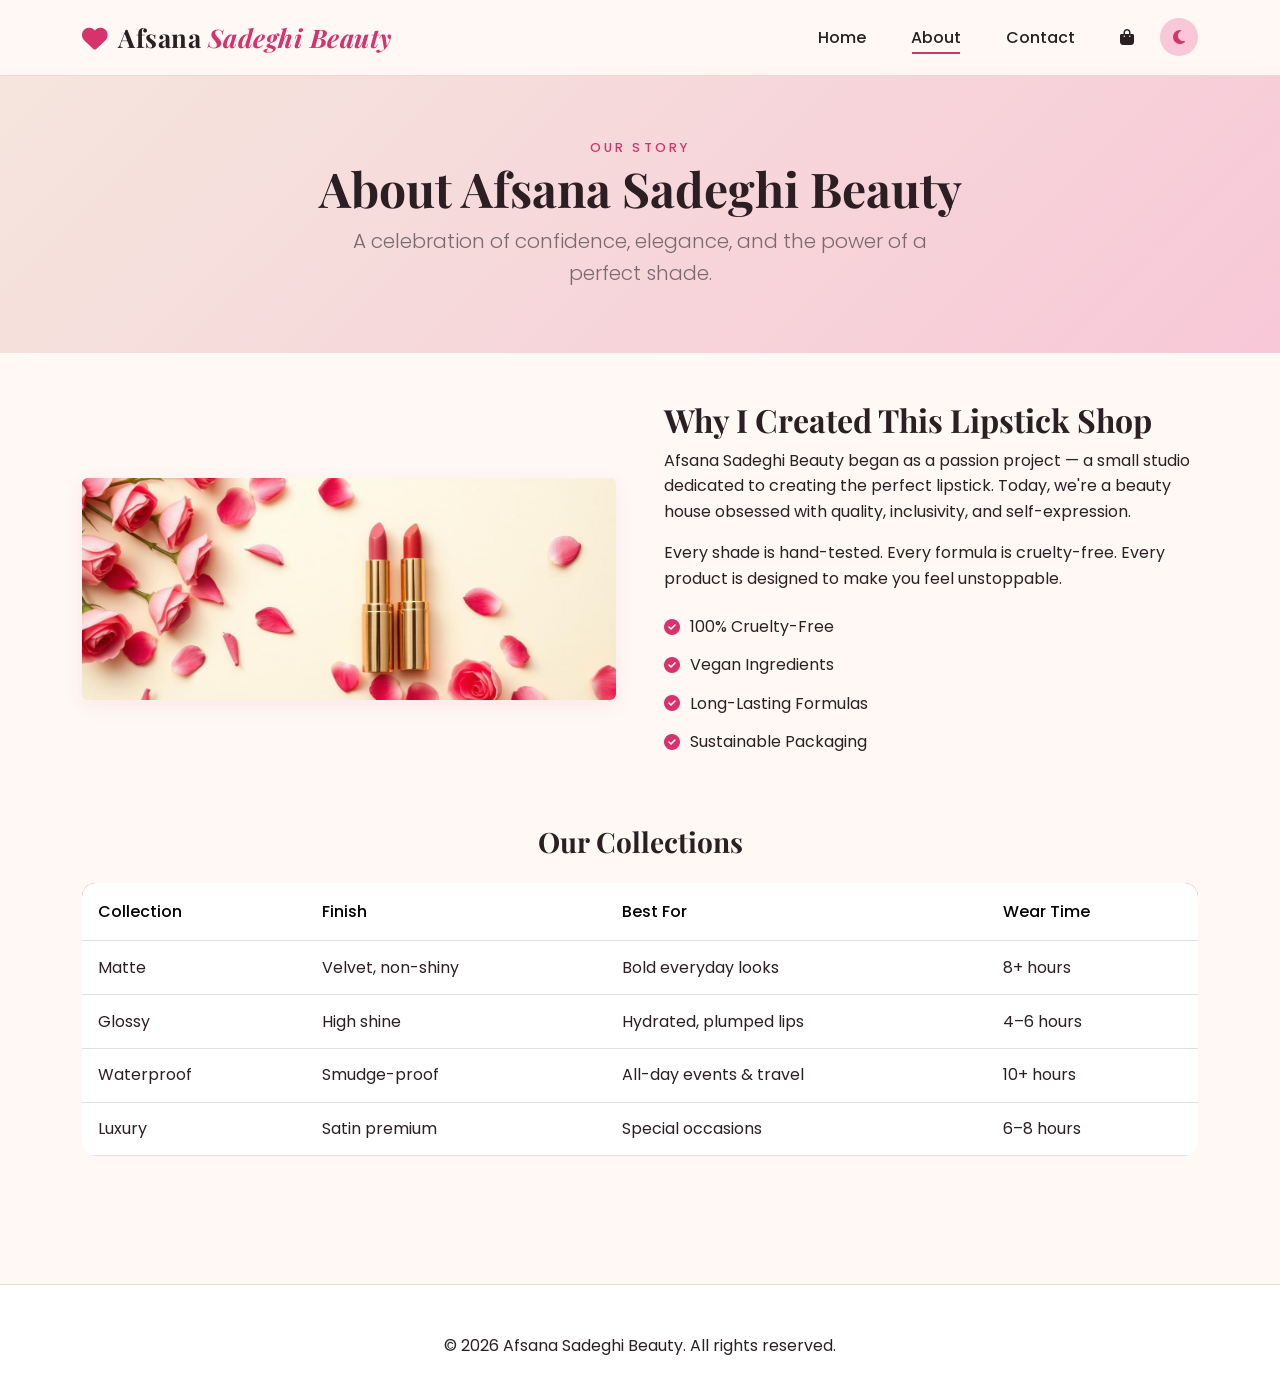
<file: about.html>
<!DOCTYPE html>
<html lang="en">
<head>
  <meta charset="UTF-8" />
  <meta name="viewport" content="width=device-width, initial-scale=1.0" />
  <title>About — Afsana Sadeghi Beauty</title>
  <meta name="description" content="Learn about Afsana Sadeghi Beauty — our story, our values, and our passion for luxury lipstick." />

  <link href="https://cdn.jsdelivr.net/npm/bootstrap@5.3.3/dist/css/bootstrap.min.css" rel="stylesheet" />
  <link rel="stylesheet" href="https://cdnjs.cloudflare.com/ajax/libs/font-awesome/6.5.2/css/all.min.css" />
  <link href="https://fonts.googleapis.com/css2?family=Playfair+Display:wght@500;700&family=Poppins:wght@300;400;500;600&display=swap" rel="stylesheet" />
  <link rel="stylesheet" href="css/style.css" />
</head>
<body>
  <!-- NAVBAR -->
  <header>
    <nav class="navbar navbar-expand-lg fixed-top custom-navbar">
      <div class="container">
        <a class="navbar-brand brand-logo" href="index.html">
          <i class="fa-solid fa-heart"></i> Afsana <span>Sadeghi Beauty</span>
        </a>
        <button class="navbar-toggler" type="button" data-bs-toggle="collapse" data-bs-target="#mainNav">
          <span class="navbar-toggler-icon"></span>
        </button>
        <div class="collapse navbar-collapse" id="mainNav">
          <ul class="navbar-nav ms-auto align-items-lg-center gap-lg-2">
            <li class="nav-item"><a class="nav-link" href="index.html">Home</a></li>
            <li class="nav-item"><a class="nav-link active" href="about.html">About</a></li>
            <li class="nav-item"><a class="nav-link" href="contact.html">Contact</a></li>
            <li class="nav-item">
              <a class="nav-link cart-link" href="cart.html" aria-label="Cart">
                <i class="fa-solid fa-bag-shopping"></i>
                <span class="cart-badge" id="cartBadge">0</span>
              </a>
            </li>
            <li class="nav-item">
              <button class="btn theme-toggle" id="themeToggle" aria-label="Toggle dark mode">
                <i class="fa-solid fa-moon"></i>
              </button>
            </li>
          </ul>
        </div>
      </div>
    </nav>
  </header>

  <main class="page-with-navbar">
    <!-- PAGE HEADER -->
    <section class="page-hero">
      <div class="container text-center">
        <span class="overline">Our Story</span>
        <h1>About Afsana Sadeghi Beauty</h1>
        <p class="lead mx-auto" style="max-width: 640px;">
          A celebration of confidence, elegance, and the power of a perfect shade.
        </p>
      </div>
    </section>

    <!-- ABOUT CONTENT -->
    <section class="container py-5">
      <div class="row g-5 align-items-center">
        <div class="col-md-6">
          <img src="images/hero-3.jpg" class="img-fluid rounded shadow-soft" alt="Afsana Sadeghi Beauty brand" />
        </div>
        <div class="col-md-6">
          <h2>Why I Created This Lipstick Shop</h2>
          <p>
            Afsana Sadeghi Beauty began as a passion project — a small studio dedicated to creating the
            perfect lipstick. Today, we're a beauty house obsessed with quality, inclusivity,
            and self-expression.
          </p>
          <p>
            Every shade is hand-tested. Every formula is cruelty-free. Every product is
            designed to make you feel unstoppable.
          </p>
          <ul class="checklist">
            <li><i class="fa-solid fa-check-circle"></i> 100% Cruelty-Free</li>
            <li><i class="fa-solid fa-check-circle"></i> Vegan Ingredients</li>
            <li><i class="fa-solid fa-check-circle"></i> Long-Lasting Formulas</li>
            <li><i class="fa-solid fa-check-circle"></i> Sustainable Packaging</li>
          </ul>
        </div>
      </div>

      <!-- VALUES TABLE -->
      <h3 class="text-center mt-5 mb-4">Our Collections</h3>
      <div class="table-responsive">
        <table class="table table-hover custom-table">
          <thead>
            <tr>
              <th>Collection</th>
              <th>Finish</th>
              <th>Best For</th>
              <th>Wear Time</th>
            </tr>
          </thead>
          <tbody>
            <tr><td>Matte</td><td>Velvet, non-shiny</td><td>Bold everyday looks</td><td>8+ hours</td></tr>
            <tr><td>Glossy</td><td>High shine</td><td>Hydrated, plumped lips</td><td>4–6 hours</td></tr>
            <tr><td>Waterproof</td><td>Smudge-proof</td><td>All-day events & travel</td><td>10+ hours</td></tr>
            <tr><td>Luxury</td><td>Satin premium</td><td>Special occasions</td><td>6–8 hours</td></tr>
          </tbody>
        </table>
      </div>
    </section>
  </main>

  <!-- FOOTER -->
  <footer class="site-footer">
    <div class="container">
      <p class="text-center mb-0">© 2026 Afsana Sadeghi Beauty. All rights reserved.</p>
    </div>
  </footer>

  <script src="https://cdn.jsdelivr.net/npm/bootstrap@5.3.3/dist/js/bootstrap.bundle.min.js"></script>
  <script src="js/Velvet Matte Lipstick.js"></script>
</body>
</html>
</file>
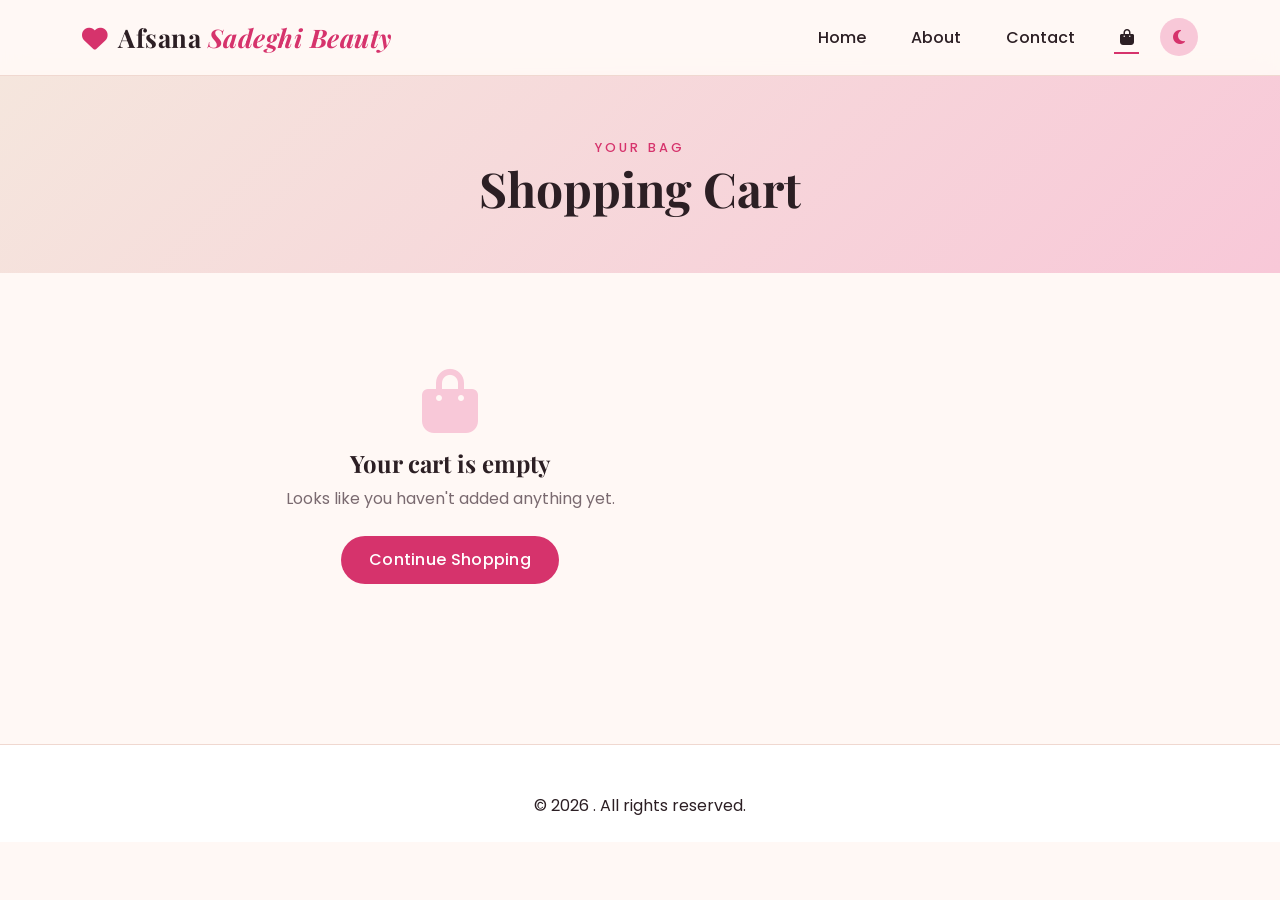
<file: cart.html>
<!DOCTYPE html>
<html lang="en">
<head>
  <meta charset="UTF-8" />
  <meta name="viewport" content="width=device-width, initial-scale=1.0" />
  <title>Cart & Checkout — Afsana Sadeghi Beauty</title>
  <meta name="description" content="Review your cart and complete your Afsana Sadeghi Beauty order." />

  <link href="https://cdn.jsdelivr.net/npm/bootstrap@5.3.3/dist/css/bootstrap.min.css" rel="stylesheet" />
  <link rel="stylesheet" href="https://cdnjs.cloudflare.com/ajax/libs/font-awesome/6.5.2/css/all.min.css" />
  <link href="https://fonts.googleapis.com/css2?family=Playfair+Display:wght@500;700&family=Poppins:wght@300;400;500;600&display=swap" rel="stylesheet" />
  <link rel="stylesheet" href="css/style.css" />
</head>
<body>
  <!-- NAVBAR -->
  <header>
    <nav class="navbar navbar-expand-lg fixed-top custom-navbar">
      <div class="container">
        <a class="navbar-brand brand-logo" href="index.html">
          <i class="fa-solid fa-heart"></i> Afsana <span>Sadeghi Beauty</span>
        </a>
        <button class="navbar-toggler" type="button" data-bs-toggle="collapse" data-bs-target="#mainNav">
          <span class="navbar-toggler-icon"></span>
        </button>
        <div class="collapse navbar-collapse" id="mainNav">
          <ul class="navbar-nav ms-auto align-items-lg-center gap-lg-2">
            <li class="nav-item"><a class="nav-link" href="index.html">Home</a></li>
            <li class="nav-item"><a class="nav-link" href="about.html">About</a></li>
            <li class="nav-item"><a class="nav-link" href="contact.html">Contact</a></li>
            <li class="nav-item">
              <a class="nav-link cart-link active" href="cart.html" aria-label="Cart">
                <i class="fa-solid fa-bag-shopping"></i>
                <span class="cart-badge" id="cartBadge">0</span>
              </a>
            </li>
            <li class="nav-item">
              <button class="btn theme-toggle" id="themeToggle" aria-label="Toggle dark mode">
                <i class="fa-solid fa-moon"></i>
              </button>
            </li>
          </ul>
        </div>
      </div>
    </nav>
  </header>

  <main class="page-with-navbar">
    <section class="page-hero">
      <div class="container text-center">
        <span class="overline">Your Bag</span>
        <h1>Shopping Cart</h1>
      </div>
    </section>

    <section class="container py-5">
      <div class="row g-4" id="cartLayout">
        <!-- CART ITEMS -->
        <div class="col-lg-8">
          <div id="cartItems"></div>
          <div id="emptyCart" class="empty-cart text-center py-5" hidden>
            <i class="fa-solid fa-bag-shopping empty-icon"></i>
            <h4 class="mt-3">Your cart is empty</h4>
            <p>Looks like you haven't added anything yet.</p>
            <a href="index.html" class="btn btn-primary-custom mt-2">Continue Shopping</a>
          </div>
        </div>

        <!-- SUMMARY + CHECKOUT -->
        <div class="col-lg-4" id="summaryCol">
          <div class="cart-summary">
            <h4>Order Summary</h4>
            <hr />
            <div class="d-flex justify-content-between mb-2">
              <span>Subtotal</span>
              <span id="subtotal">$0.00</span>
            </div>
            <div class="d-flex justify-content-between mb-2">
              <span>Shipping</span>
              <span id="shipping">$0.00</span>
            </div>
            <div class="d-flex justify-content-between mb-2">
              <span>Tax (8%)</span>
              <span id="tax">$0.00</span>
            </div>
            <hr />
            <div class="d-flex justify-content-between total-row">
              <strong>Total</strong>
              <strong id="total">$0.00</strong>
            </div>

            <button id="toggleCheckout" class="btn btn-primary-custom w-100 mt-3">
              <i class="fa-solid fa-credit-card"></i> Proceed to Checkout
            </button>
          </div>

          <!-- CHECKOUT FORM (show/hide section feature) -->
          <form id="checkoutForm" class="custom-form mt-4" novalidate hidden>
            <h5>Checkout Details</h5>
            <div class="mb-3">
              <label for="fullName" class="form-label">Full Name *</label>
              <input type="text" id="fullName" class="form-control" required />
              <div class="error-msg" id="fullNameError"></div>
            </div>
            <div class="mb-3">
              <label for="email" class="form-label">Email *</label>
              <input type="email" id="email" class="form-control" required />
              <div class="error-msg" id="emailError"></div>
            </div>
            <div class="mb-3">
              <label for="address" class="form-label">Shipping Address *</label>
              <input type="text" id="address" class="form-control" required />
              <div class="error-msg" id="addressError"></div>
            </div>
            <div class="row g-2">
              <div class="col-7 mb-3">
                <label for="card" class="form-label">Card Number *</label>
                <input type="text" id="card" class="form-control" placeholder="•••• •••• •••• ••••" required />
                <div class="error-msg" id="cardError"></div>
              </div>
              <div class="col-5 mb-3">
                <label for="cvv" class="form-label">CVV *</label>
                <input type="text" id="cvv" class="form-control" placeholder="•••" required />
                <div class="error-msg" id="cvvError"></div>
              </div>
            </div>
            <button type="submit" class="btn btn-primary-custom w-100">
              <i class="fa-solid fa-lock"></i> Place Order
            </button>
          </form>
        </div>
      </div>

      <!-- CONFIRMATION SCREEN -->
      <div id="confirmation" class="confirmation-screen text-center" hidden>
        <div class="confirmation-icon"><i class="fa-solid fa-circle-check"></i></div>
        <h2>Thank You for Your Order!</h2>
        <p>Your order has been placed successfully. A confirmation email is on its way.</p>
        <p class="text-muted">Order #<span id="orderNum"></span></p>
        <a href="index.html" class="btn btn-primary-custom mt-3">Continue Shopping</a>
      </div>
    </section>
  </main>

  <footer class="site-footer">
    <div class="container">
      <p class="text-center mb-0">© 2026 . All rights reserved.</p>
    </div>
  </footer>

  <!-- TOAST -->
  <div class="toast-container position-fixed top-0 end-0 p-3" style="z-index: 1080">
    <div id="appToast" class="toast align-items-center border-0" role="alert">
      <div class="d-flex">
        <div class="toast-body" id="toastBody"></div>
        <button type="button" class="btn-close me-2 m-auto" data-bs-dismiss="toast"></button>
      </div>
    </div>
  </div>

  <script src="https://cdn.jsdelivr.net/npm/bootstrap@5.3.3/dist/js/bootstrap.bundle.min.js"></script>
  <script src="js/Velvet Matte Lipstick.js"></script>
</body>
</html>
</file>
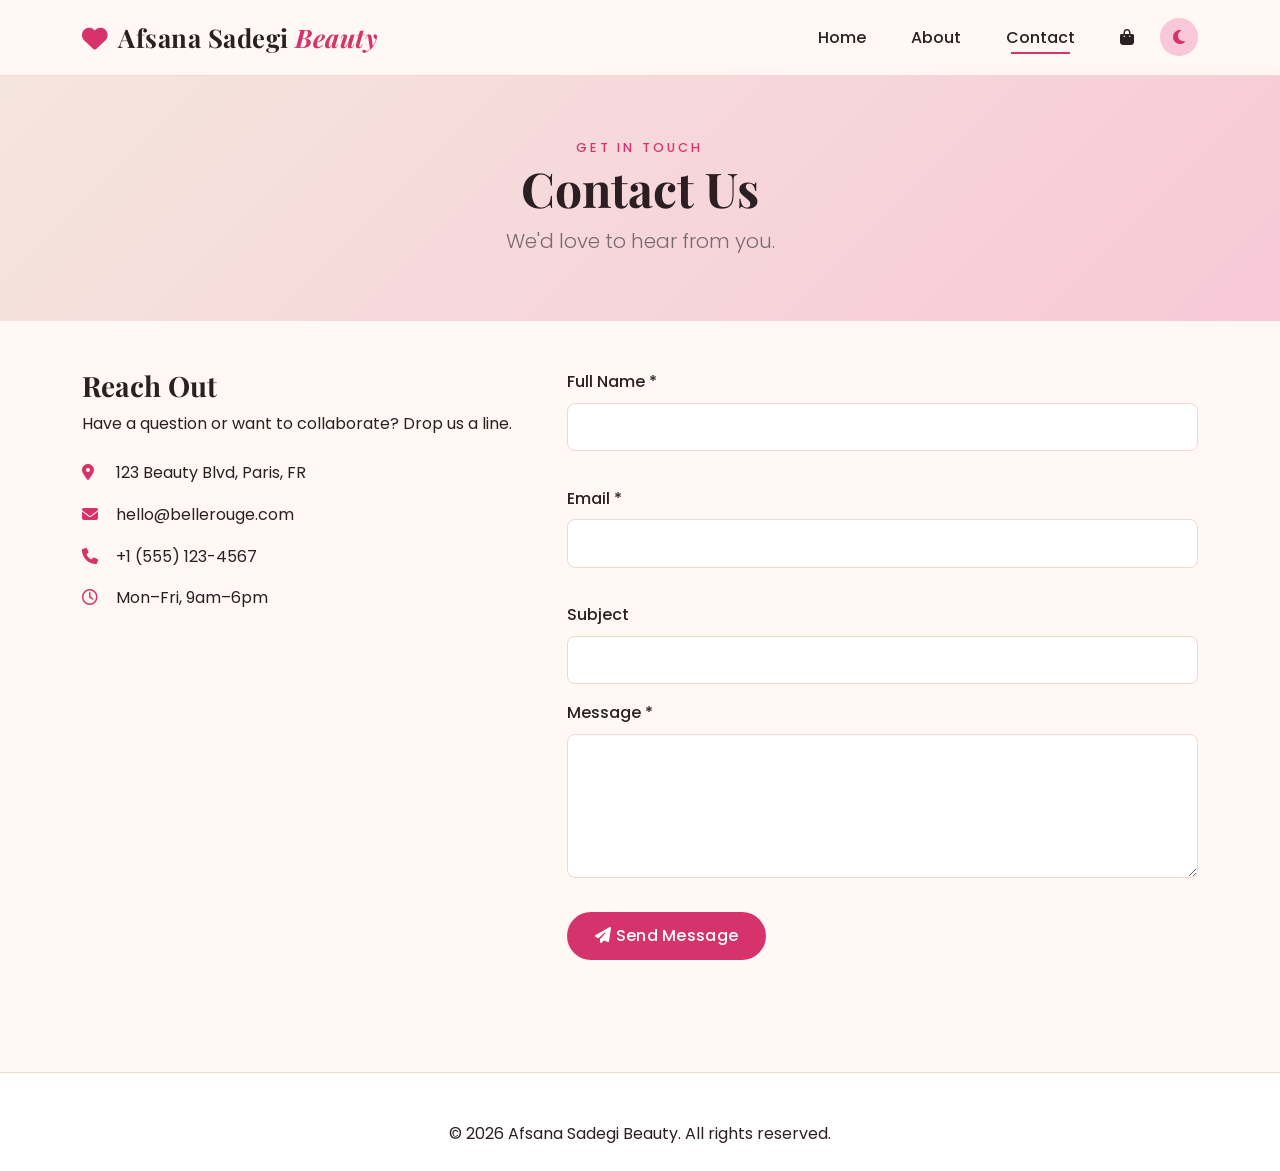
<file: contact.html>
<!DOCTYPE html>
<html lang="en">
<head>
  <meta charset="UTF-8" />
  <meta name="viewport" content="width=device-width, initial-scale=1.0" />
  <title>Contact —Afsana Sadegi Beauty</title>
  <meta name="description" content="Get in touch with the Afsana Sadegi Beauty team — questions, feedback, partnerships." />

  <link href="https://cdn.jsdelivr.net/npm/bootstrap@5.3.3/dist/css/bootstrap.min.css" rel="stylesheet" />
  <link rel="stylesheet" href="https://cdnjs.cloudflare.com/ajax/libs/font-awesome/6.5.2/css/all.min.css" />
  <link href="https://fonts.googleapis.com/css2?family=Playfair+Display:wght@500;700&family=Poppins:wght@300;400;500;600&display=swap" rel="stylesheet" />
  <link rel="stylesheet" href="css/style.css" />
</head>
<body>
  <!-- NAVBAR -->
  <header>
    <nav class="navbar navbar-expand-lg fixed-top custom-navbar">
      <div class="container">
        <a class="navbar-brand brand-logo" href="index.html">
          <i class="fa-solid fa-heart"></i> Afsana Sadegi <span>Beauty</span>
        </a>
        <button class="navbar-toggler" type="button" data-bs-toggle="collapse" data-bs-target="#mainNav">
          <span class="navbar-toggler-icon"></span>
        </button>
        <div class="collapse navbar-collapse" id="mainNav">
          <ul class="navbar-nav ms-auto align-items-lg-center gap-lg-2">
            <li class="nav-item"><a class="nav-link" href="index.html">Home</a></li>
            <li class="nav-item"><a class="nav-link" href="about.html">About</a></li>
            <li class="nav-item"><a class="nav-link active" href="contact.html">Contact</a></li>
            <li class="nav-item">
              <a class="nav-link cart-link" href="cart.html" aria-label="Cart">
                <i class="fa-solid fa-bag-shopping"></i>
                <span class="cart-badge" id="cartBadge">0</span>
              </a>
            </li>
            <li class="nav-item">
              <button class="btn theme-toggle" id="themeToggle" aria-label="Toggle dark mode">
                <i class="fa-solid fa-moon"></i>
              </button>
            </li>
          </ul>
        </div>
      </div>
    </nav>
  </header>

  <main class="page-with-navbar">
    <section class="page-hero">
      <div class="container text-center">
        <span class="overline">Get in Touch</span>
        <h1>Contact Us</h1>
        <p class="lead">We'd love to hear from you.</p>
      </div>
    </section>

    <section class="container py-5">
      <div class="row g-5">
        <!-- INFO -->
        <div class="col-md-5">
          <h3>Reach Out</h3>
          <p>Have a question or want to collaborate? Drop us a line.</p>
          <ul class="contact-info list-unstyled">
            <li><i class="fa-solid fa-location-dot"></i> 123 Beauty Blvd, Paris, FR</li>
            <li><i class="fa-solid fa-envelope"></i> hello@bellerouge.com</li>
            <li><i class="fa-solid fa-phone"></i> +1 (555) 123-4567</li>
            <li><i class="fa-regular fa-clock"></i> Mon–Fri, 9am–6pm</li>
          </ul>
        </div>

        <!-- FORM -->
        <div class="col-md-7">
          <form id="contactForm" class="custom-form" novalidate>
            <div class="mb-3">
              <label for="cName" class="form-label">Full Name *</label>
              <input type="text" id="cName" name="name" class="form-control" required />
              <div class="error-msg" id="cNameError"></div>
            </div>
            <div class="mb-3">
              <label for="cEmail" class="form-label">Email *</label>
              <input type="email" id="cEmail" name="email" class="form-control" required />
              <div class="error-msg" id="cEmailError"></div>
            </div>
            <div class="mb-3">
              <label for="cSubject" class="form-label">Subject</label>
              <input type="text" id="cSubject" name="subject" class="form-control" />
            </div>
            <div class="mb-3">
              <label for="cMessage" class="form-label">Message *</label>
              <textarea id="cMessage" name="message" class="form-control" rows="5" required></textarea>
              <div class="error-msg" id="cMessageError"></div>
            </div>
            <button type="submit" class="btn btn-primary-custom">
              <i class="fa-solid fa-paper-plane"></i> Send Message
            </button>
            <p id="contactSuccess" class="success-msg mt-3" hidden>
              <i class="fa-solid fa-circle-check"></i> Message sent! We'll be in touch shortly.
            </p>
          </form>
        </div>
      </div>
    </section>
  </main>

  <footer class="site-footer">
    <div class="container">
      <p class="text-center mb-0">© 2026 Afsana Sadegi Beauty. All rights reserved.</p>
    </div>
  </footer>

  <!-- TOAST -->
  <div class="toast-container position-fixed top-0 end-0 p-3" style="z-index: 1080">
    <div id="appToast" class="toast align-items-center border-0" role="alert">
      <div class="d-flex">
        <div class="toast-body" id="toastBody"></div>
        <button type="button" class="btn-close me-2 m-auto" data-bs-dismiss="toast"></button>
      </div>
    </div>
  </div>

  <script src="https://cdn.jsdelivr.net/npm/bootstrap@5.3.3/dist/js/bootstrap.bundle.min.js"></script>
  <script src="js/Velvet Matte Lipstick.js"></script>
</body>
</html>
</file>
<file: css/style.css>
/*Afsana Sadegi Beauty — Lipstick Shop Stylesheet
   Modern, feminine design with light & dark themes
   */

/*  1. Design tokens (CSS variables) */
:root {
  /* Colors — soft feminine palette */
  --color-bg:        #fff8f5;
  --color-surface:   #ffffff;
  --color-text:      #2c1f24;
  --color-muted:     #7a6a70;
  --color-primary:   #d6336c;   /* deep rose */
  --color-primary-hover: #b8265a;
  --color-accent:    #f8c8d8;   /* blush */
  --color-nude:      #f5e6dd;
  --color-border:    #f0d8d0;
  --color-success:   #2f9e44;
  --color-error:     #e03131;

  /* Typography */
  --font-display: 'Playfair Display', serif;
  --font-body:    'Poppins', sans-serif;

  /* Effects */
  --radius:        14px;
  --radius-sm:     8px;
  --shadow-soft:   0 6px 20px rgba(214, 51, 108, 0.08);
  --shadow-hover:  0 14px 36px rgba(214, 51, 108, 0.18);
  --transition:    0.3s ease;
}

/* Dark theme overrides */
body.dark-mode {
  --color-bg:      #1a1014;
  --color-surface: #261820;
  --color-text:    #f8e9ee;
  --color-muted:   #b59ba5;
  --color-accent:  #3d2530;
  --color-nude:    #2d1d24;
  --color-border:  #3a242e;
  --shadow-soft:   0 6px 20px rgba(0, 0, 0, 0.4);
  --shadow-hover:  0 14px 36px rgba(0, 0, 0, 0.55);
}

/* 2. Base  */
* { box-sizing: border-box; }

html { scroll-behavior: smooth; }

body {
  font-family: var(--font-body);
  background: var(--color-bg);
  color: var(--color-text);
  margin: 0;
  line-height: 1.6;
  transition: background var(--transition), color var(--transition);
}

h1, h2, h3, h4, h5 {
  font-family: var(--font-display);
  font-weight: 700;
  color: var(--color-text);
}

a { color: var(--color-primary); text-decoration: none; transition: color var(--transition); }
a:hover { color: var(--color-primary-hover); }

img { max-width: 100%; display: block; }

.overline {
  font-size: 0.8rem;
  letter-spacing: 0.25em;
  text-transform: uppercase;
  color: var(--color-primary);
  font-weight: 500;
}

.section-heading { margin-bottom: 2.5rem; }
.section-heading h2 { font-size: 2.5rem; margin: 0.5rem 0; }
.section-heading p  { color: var(--color-muted); }

/*  3. Navbar */
.custom-navbar {
  background: rgba(255, 248, 245, 0.92);
  backdrop-filter: blur(14px);
  -webkit-backdrop-filter: blur(14px);
  border-bottom: 1px solid var(--color-border);
  padding: 0.75rem 0;
  transition: background var(--transition);
}
body.dark-mode .custom-navbar { background: rgba(26, 16, 20, 0.92); }

.brand-logo {
  font-family: var(--font-display);
  font-weight: 700;
  font-size: 1.6rem;
  color: var(--color-text) !important;
  letter-spacing: 0.5px;
}
.brand-logo i { color: var(--color-primary); margin-right: 4px; }
.brand-logo span { color: var(--color-primary); font-style: italic; }

.custom-navbar .nav-link {
  color: var(--color-text) !important;
  font-weight: 500;
  margin: 0 0.25rem;
  position: relative;
  padding: 0.5rem 0.9rem !important;
}
.custom-navbar .nav-link::after {
  content: '';
  position: absolute;
  left: 50%;
  bottom: 4px;
  width: 0;
  height: 2px;
  background: var(--color-primary);
  transition: width var(--transition), left var(--transition);
}
.custom-navbar .nav-link:hover::after,
.custom-navbar .nav-link.active::after {
  width: 60%;
  left: 20%;
}
.custom-navbar .nav-link:hover { color: var(--color-primary) !important; }

.cart-link { position: relative; }
.cart-badge {
  position: absolute;
  top: 0;
  right: 0;
  background: var(--color-primary);
  color: #fff;
  font-size: 0.7rem;
  font-weight: 600;
  border-radius: 999px;
  min-width: 18px;
  height: 18px;
  display: inline-flex;
  align-items: center;
  justify-content: center;
  padding: 0 5px;
  transform: scale(0);
  transition: transform var(--transition);
}
.cart-badge.has-items { transform: scale(1); }

.theme-toggle {
  background: var(--color-accent);
  color: var(--color-primary);
  border: none;
  width: 38px; height: 38px;
  border-radius: 50%;
  display: inline-flex;
  align-items: center;
  justify-content: center;
  transition: transform var(--transition), background var(--transition);
}
.theme-toggle:hover { transform: rotate(20deg); background: var(--color-primary); color: #fff; }

/*  4. Buttons  */
.btn-primary-custom {
  background: var(--color-primary);
  color: #fff;
  border: none;
  padding: 0.75rem 1.75rem;
  border-radius: 999px;
  font-weight: 500;
  letter-spacing: 0.3px;
  transition: transform var(--transition), background var(--transition), box-shadow var(--transition);
}
.btn-primary-custom:hover {
  background: var(--color-primary-hover);
  color: #fff;
  transform: translateY(-2px);
  box-shadow: 0 10px 22px rgba(214, 51, 108, 0.35);
}

/*5. Hero carousel*/
.hero-carousel { margin-top: 70px; }
.hero-carousel .carousel-item img {
  height: 70vh;
  min-height: 420px;
  object-fit: cover;
  filter: brightness(0.78);
}
.hero-carousel .carousel-caption {
  bottom: 35%;
  text-align: center;
}
.hero-carousel .carousel-caption h1 {
  color: #fff;
  text-shadow: 0 4px 18px rgba(0,0,0,0.4);
  font-size: clamp(2rem, 5vw, 4rem);
}
.hero-carousel .carousel-caption .lead {
  color: #fff;
  font-size: 1.25rem;
  text-shadow: 0 2px 10px rgba(0,0,0,0.4);
}

/*6. Animations */
@keyframes fadeInUp {
  from { opacity: 0; transform: translateY(30px); }
  to   { opacity: 1; transform: translateY(0); }
}
@keyframes pulse {
  0%, 100% { transform: scale(1); }
  50%      { transform: scale(1.08); }
}
.fade-in       { animation: fadeInUp 0.9s ease both; }
.fade-in-delay { animation: fadeInUp 0.9s ease 0.3s both; }

.cart-badge.bump { animation: pulse 0.45s ease; }

/* 7. Feature strip*/
.feature-strip {
  background: var(--color-surface);
  padding: 2.5rem 0;
  border-bottom: 1px solid var(--color-border);
}
.feature-icon {
  font-size: 1.6rem;
  color: var(--color-primary);
  margin-bottom: 0.5rem;
  transition: transform var(--transition);
}
.feature-strip .col-6:hover .feature-icon { transform: translateY(-4px); }
.feature-strip h6 { margin: 0.25rem 0; font-weight: 600; }
.feature-strip small { color: var(--color-muted); }

/*8. Products section*/
.products-section { padding: 5rem 0; }

/* Search bar */
.search-wrapper { position: relative; }
.search-wrapper i {
  position: absolute;
  left: 18px; top: 50%;
  transform: translateY(-50%);
  color: var(--color-muted);
}
.search-input {
  padding: 0.75rem 1rem 0.75rem 2.75rem;
  border-radius: 999px;
  border: 1px solid var(--color-border);
  background: var(--color-surface);
  color: var(--color-text);
}
.search-input:focus {
  border-color: var(--color-primary);
  box-shadow: 0 0 0 3px rgba(214, 51, 108, 0.15);
  outline: none;
}

/* Filter buttons */
.filter-buttons {
  display: flex;
  flex-wrap: wrap;
  gap: 0.5rem;
  justify-content: flex-end;
}
.filter-btn {
  background: var(--color-surface);
  color: var(--color-text);
  border: 1px solid var(--color-border);
  padding: 0.5rem 1.2rem;
  border-radius: 999px;
  font-size: 0.9rem;
  font-weight: 500;
  cursor: pointer;
  transition: all var(--transition);
}
.filter-btn:hover { border-color: var(--color-primary); color: var(--color-primary); }
.filter-btn.active { background: var(--color-primary); color: #fff; border-color: var(--color-primary); }

/* Product card */
.product-card {
  background: var(--color-surface);
  border: 1px solid var(--color-border);
  border-radius: var(--radius);
  overflow: hidden;
  height: 100%;
  display: flex;
  flex-direction: column;
  box-shadow: var(--shadow-soft);
  transition: transform var(--transition), box-shadow var(--transition);
  animation: fadeInUp 0.6s ease both;
}
.product-card:hover {
  transform: translateY(-8px);
  box-shadow: var(--shadow-hover);
}
.product-img-wrap {
  position: relative;
  aspect-ratio: 1 / 1;
  overflow: hidden;
  background: var(--color-nude);
}
.product-img-wrap img {
  width: 100%; height: 100%;
  object-fit: cover;
  transition: transform 0.6s ease;
}
.product-card:hover .product-img-wrap img { transform: scale(1.08); }

.quick-view {
  position: absolute;
  top: 12px; right: 12px;
  background: var(--color-surface);
  color: var(--color-primary);
  border: none;
  width: 38px; height: 38px;
  border-radius: 50%;
  display: inline-flex; align-items: center; justify-content: center;
  opacity: 0;
  transform: translateY(-8px);
  transition: all var(--transition);
  cursor: pointer;
}
.product-card:hover .quick-view { opacity: 1; transform: translateY(0); }
.quick-view:hover { background: var(--color-primary); color: #fff; }

.product-body { padding: 1.25rem; display: flex; flex-direction: column; flex: 1; }

.category-badge {
  background: var(--color-accent);
  color: var(--color-primary);
  font-size: 0.7rem;
  letter-spacing: 0.1em;
  text-transform: uppercase;
  padding: 0.3rem 0.7rem;
  border-radius: 999px;
  align-self: flex-start;
  font-weight: 600;
}
body.dark-mode .category-badge { background: var(--color-primary); color: #fff; }

.product-name {
  font-family: var(--font-display);
  font-size: 1.2rem;
  margin: 0.6rem 0 0.25rem;
}
.product-desc {
  color: var(--color-muted);
  font-size: 0.88rem;
  margin-bottom: 1rem;
  flex: 1;
}
.product-footer {
  display: flex;
  justify-content: space-between;
  align-items: center;
  gap: 0.75rem;
}
.price {
  font-size: 1.3rem;
  font-weight: 600;
  color: var(--color-primary);
  margin: 0;
}
.add-btn {
  background: var(--color-primary);
  color: #fff;
  border: none;
  padding: 0.5rem 1rem;
  border-radius: 999px;
  font-size: 0.85rem;
  font-weight: 500;
  cursor: pointer;
  transition: background var(--transition), transform var(--transition);
}
.add-btn:hover { background: var(--color-primary-hover); transform: scale(1.05); }

.no-results {
  font-size: 1.1rem;
  color: var(--color-muted);
  padding: 2rem;
}

/*9. Page hero (about/contact/cart)*/
.page-with-navbar { padding-top: 70px; }
.page-hero {
  background: linear-gradient(135deg, var(--color-nude), var(--color-accent));
  padding: 4rem 0 3rem;
  text-align: center;
}
.page-hero h1 { font-size: clamp(2rem, 5vw, 3rem); }
.page-hero .lead { color: var(--color-muted); }

/*10. About page*/
.shadow-soft { box-shadow: var(--shadow-soft); }

.checklist { list-style: none; padding: 0; }
.checklist li {
  padding: 0.4rem 0;
  display: flex;
  align-items: center;
  gap: 0.6rem;
}
.checklist i { color: var(--color-primary); }

.custom-table {
  background: var(--color-surface);
  border-radius: var(--radius);
  overflow: hidden;
}
.custom-table thead {
  background: var(--color-primary);
  color: #fff;
}
.custom-table th { font-weight: 500; padding: 1rem; }
.custom-table td { padding: 0.85rem 1rem; color: var(--color-text); }
body.dark-mode .custom-table tbody tr { background: var(--color-surface); color: var(--color-text); }

/*11. Contact + Forms*/
.contact-info li {
  padding: 0.5rem 0;
  color: var(--color-text);
}
.contact-info i {
  color: var(--color-primary);
  width: 22px;
  margin-right: 0.5rem;
}

.custom-form .form-label { font-weight: 500; }
.custom-form .form-control {
  background: var(--color-surface);
  color: var(--color-text);
  border: 1px solid var(--color-border);
  border-radius: var(--radius-sm);
  padding: 0.7rem 0.9rem;
  transition: border-color var(--transition), box-shadow var(--transition);
}
.custom-form .form-control:focus {
  border-color: var(--color-primary);
  box-shadow: 0 0 0 3px rgba(214, 51, 108, 0.15);
}
.custom-form .form-control.invalid { border-color: var(--color-error); }
.custom-form .form-control.valid   { border-color: var(--color-success); }

.error-msg {
  color: var(--color-error);
  font-size: 0.82rem;
  min-height: 1.1em;
  margin-top: 4px;
}
.success-msg {
  color: var(--color-success);
  font-weight: 500;
}

/*12. Cart page*/
.cart-item {
  background: var(--color-surface);
  border: 1px solid var(--color-border);
  border-radius: var(--radius);
  padding: 1rem;
  margin-bottom: 1rem;
  display: flex;
  align-items: center;
  gap: 1rem;
  box-shadow: var(--shadow-soft);
  animation: fadeInUp 0.4s ease both;
}
.cart-item img {
  width: 90px; height: 90px;
  object-fit: cover;
  border-radius: var(--radius-sm);
  background: var(--color-nude);
}
.cart-item-info { flex: 1; min-width: 0; }
.cart-item-info h6 { margin: 0 0 4px; font-family: var(--font-display); }
.cart-item-info small { color: var(--color-muted); }

.qty-control {
  display: inline-flex;
  align-items: center;
  border: 1px solid var(--color-border);
  border-radius: 999px;
  overflow: hidden;
}
.qty-control button {
  background: transparent;
  color: var(--color-text);
  border: none;
  width: 32px; height: 32px;
  cursor: pointer;
  transition: background var(--transition);
}
.qty-control button:hover { background: var(--color-accent); color: var(--color-primary); }
.qty-control span {
  min-width: 28px;
  text-align: center;
  font-weight: 500;
}

.remove-btn {
  background: transparent;
  border: none;
  color: var(--color-error);
  font-size: 1.1rem;
  cursor: pointer;
  padding: 0.4rem;
  transition: transform var(--transition);
}
.remove-btn:hover { transform: scale(1.2); }

.cart-summary {
  background: var(--color-surface);
  border: 1px solid var(--color-border);
  border-radius: var(--radius);
  padding: 1.5rem;
  box-shadow: var(--shadow-soft);
  position: sticky;
  top: 90px;
}
.total-row { font-size: 1.2rem; }

.empty-cart { color: var(--color-muted); }
.empty-icon { font-size: 4rem; color: var(--color-accent); }

.confirmation-screen {
  background: var(--color-surface);
  border-radius: var(--radius);
  padding: 4rem 2rem;
  box-shadow: var(--shadow-soft);
  margin-top: 2rem;
}
.confirmation-icon {
  font-size: 5rem;
  color: var(--color-success);
  animation: pulse 1.2s ease infinite;
}

/*13. Modal*/
.modal-content {
  background: var(--color-surface);
  color: var(--color-text);
  border: none;
  border-radius: var(--radius);
}
body.dark-mode .btn-close { filter: invert(1); }

/*14. Footer*/
.site-footer {
  background: var(--color-surface);
  border-top: 1px solid var(--color-border);
  padding: 3rem 0 1.5rem;
  margin-top: 4rem;
  color: var(--color-text);
}
.site-footer h6 { font-family: var(--font-display); margin-bottom: 1rem; }
.site-footer ul li { margin-bottom: 0.4rem; }
.site-footer a { color: var(--color-muted); }
.site-footer a:hover { color: var(--color-primary); }

.social-icons { display: flex; gap: 0.75rem; }
.social-icons a {
  width: 38px; height: 38px;
  display: inline-flex; align-items: center; justify-content: center;
  background: var(--color-accent);
  color: var(--color-primary);
  border-radius: 50%;
  transition: all var(--transition);
}
.social-icons a:hover {
  background: var(--color-primary);
  color: #fff;
  transform: translateY(-3px);
}

/*15. Toast*/
#appToast {
  background: var(--color-primary);
  color: #fff;
  border-radius: var(--radius-sm);
}

/*16. Responsive*/
@media (max-width: 991px) {
  .filter-buttons { justify-content: flex-start; }
  .hero-carousel .carousel-caption { bottom: 15%; }
  .cart-summary { position: static; }
}
@media (max-width: 575px) {
  .hero-carousel .carousel-item img { height: 60vh; }
  .section-heading h2 { font-size: 1.8rem; }
  .product-card { animation: none; }
  .cart-item { flex-wrap: wrap; }
}

/* Focus visibility for keyboard nav */
:focus-visible {
  outline: 2px solid var(--color-primary);
  outline-offset: 2px;
  border-radius: 4px;
}
</file>
